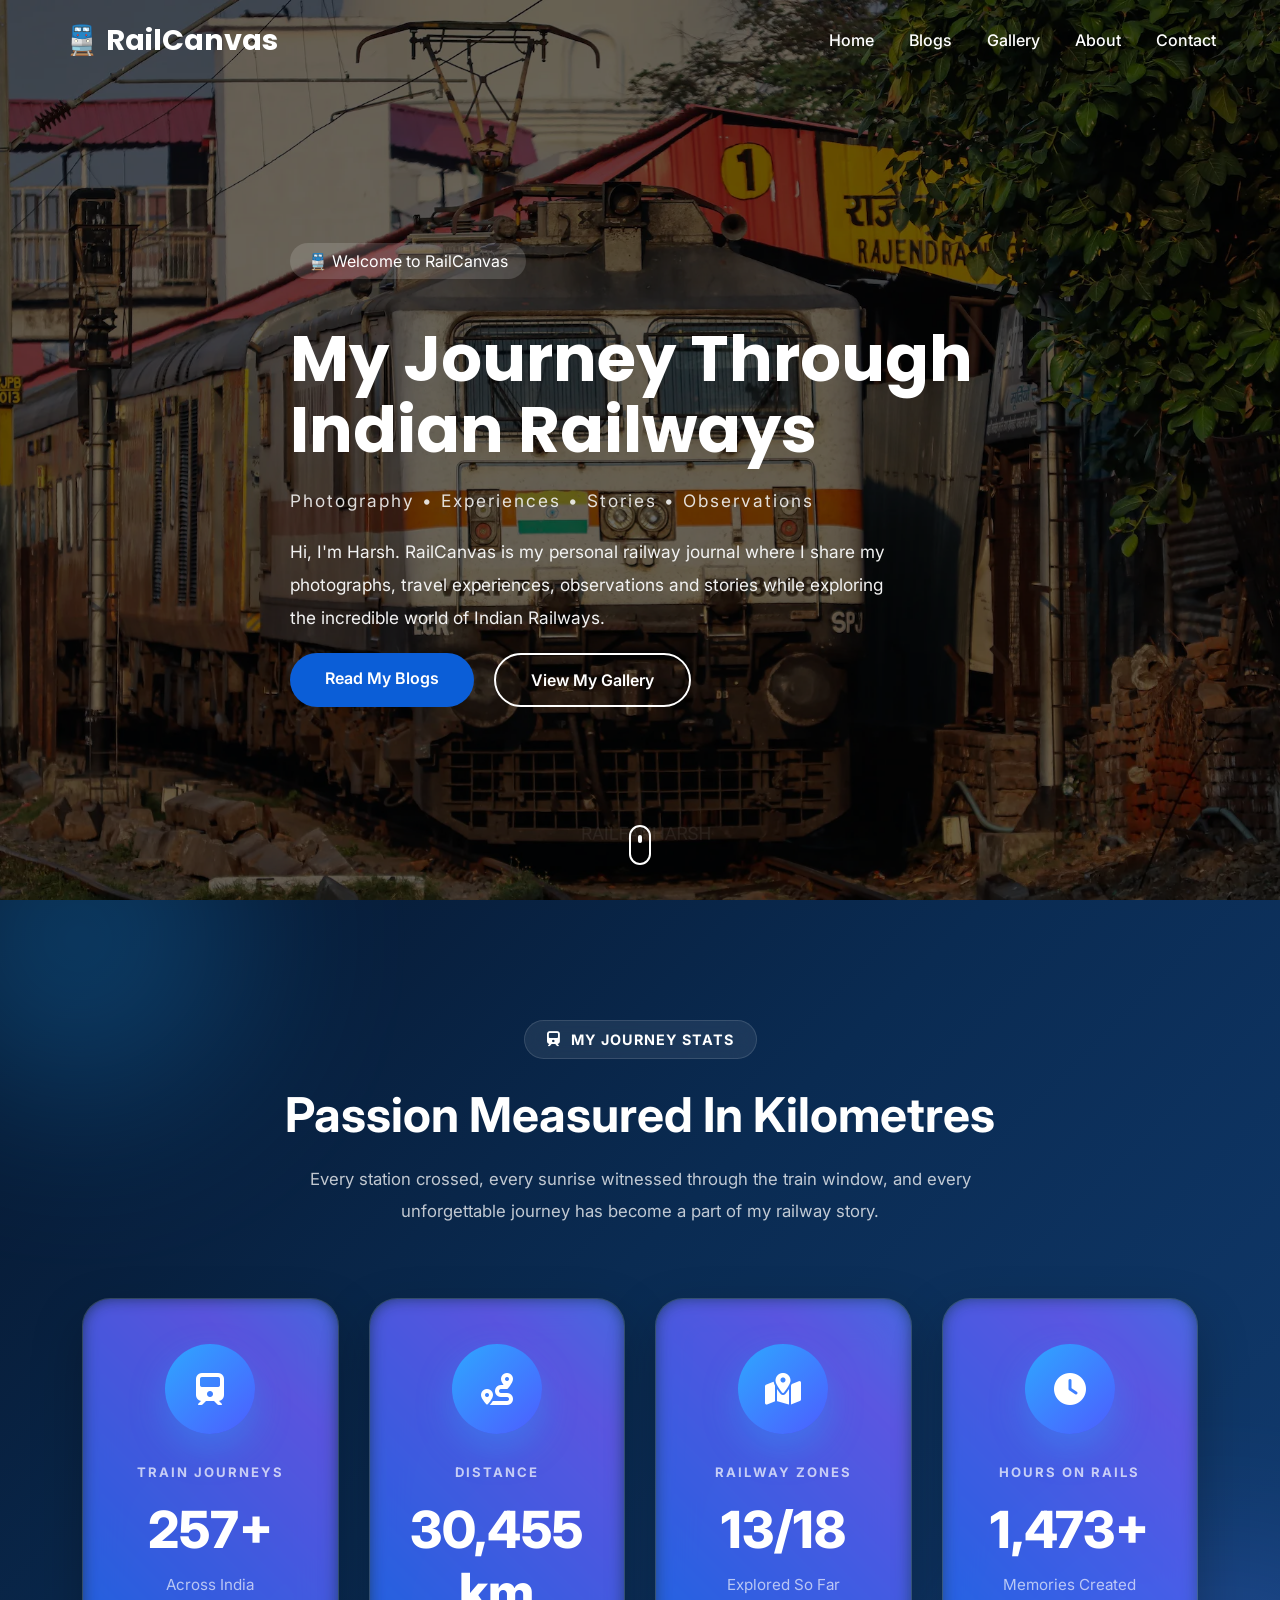
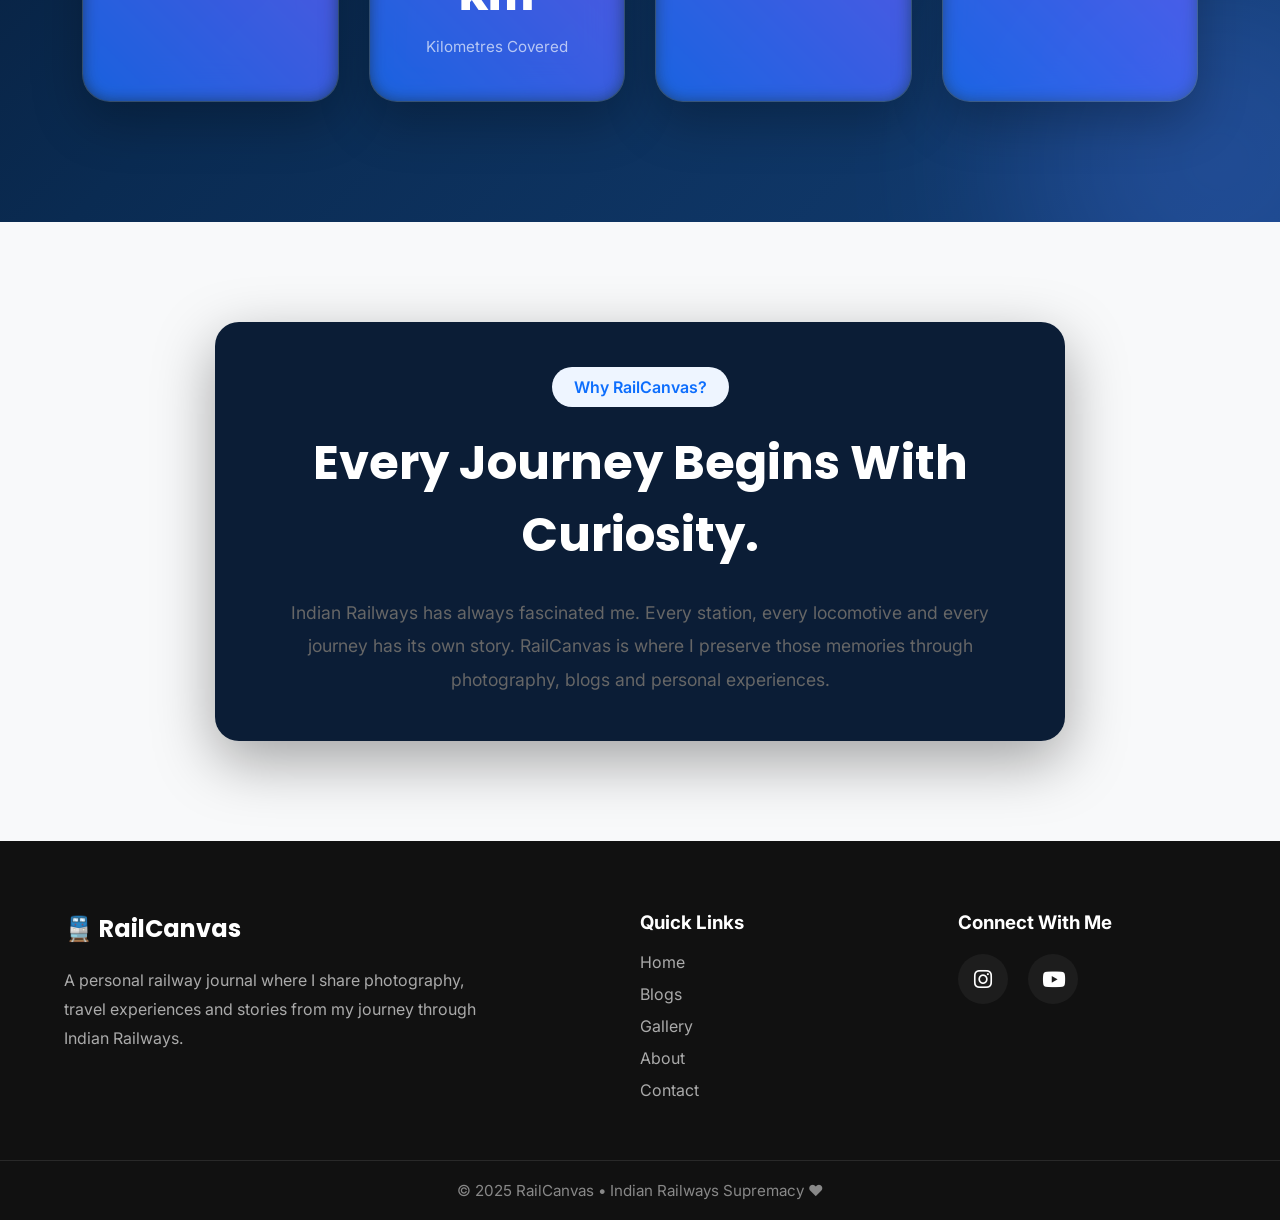
<file: index.html>
<!DOCTYPE html>
<html lang="en">

<head>

    <meta charset="UTF-8">

    <meta name="viewport"
          content="width=device-width, initial-scale=1.0">

    <title>
        RailCanvas | Harsh
    </title>

    <meta name="description"
      content="RailCanvas is a personal Indian Railways travel journal featuring train journey reports, railway photography, route guides, station observations and travel experiences across India.">

<meta name="keywords"
      content="Indian Railways, RailCanvas, Train Blog, Railway Photography, Journey Report, Rajdhani Express, Indian Trains, Railfan India">

<meta name="author"
      content="Harsh Raj">

<meta name="robots"
      content="index, follow">

<meta property="og:title"
      content="RailCanvas | Indian Railway Travel Journal">

<meta property="og:description"
      content="Journey reports, railway photography and stories from across Indian Railways.">

<meta property="og:image"
      content="assets/images/hero.jpg">

<meta property="og:type"
      content="website">

    <link rel="icon" type="image/png" href="assets/favicon/favicon.png">

    <link rel="stylesheet"
          href="assets/css/main.css">

    <!-- Google Fonts -->

    <link rel="preconnect"
          href="https://fonts.googleapis.com">

    <link rel="preconnect"
          href="https://fonts.gstatic.com"
          crossorigin>

    <link rel="stylesheet"
          href="https://cdnjs.cloudflare.com/ajax/libs/font-awesome/6.7.2/css/all.min.css">

    <link href="https://fonts.googleapis.com/css2?family=Inter:wght@400;500;600&family=Poppins:wght@600;700;800&display=swap"
          rel="stylesheet">

</head>

<body>

<header id="header">

    <nav class="container navbar">

        <a href="index.html" class="logo">
            🚆 RailCanvas
        </a>

        <div class="menu-toggle" id="menuToggle">
            <i class="fa-solid fa-bars"></i>
        </div>

        <ul class="nav-links">

            <li><a href="index.html">Home</a></li>

            <li><a href="blogs.html">Blogs</a></li>

            <li><a href="gallery.html">Gallery</a></li>

            <li><a href="about.html">About</a></li>

            <li><a href="contact.html">Contact</a></li>

        </ul>

    </nav>

</header>

<main>

<!-- ==========================
        HERO SECTION
=========================== -->

<section class="hero">

    <div class="overlay">

        <div class="container hero-content">

            <span class="hero-badge">

                🚆 Welcome to RailCanvas

            </span>

            <h1>

                My Journey Through Indian Railways

            </h1>

            <p class="hero-subtitle">

                Photography • Experiences • Stories • Observations

            </p>

            <p class="hero-description">

                Hi, I'm Harsh.

                RailCanvas is my personal railway journal where I share
                my photographs, travel experiences, observations and
                stories while exploring the incredible world of
                Indian Railways.

            </p>

            <div class="hero-buttons">

                <a href="blogs.html"
                   class="btn btn-primary">

                    Read My Blogs

                </a>

                <a href="gallery.html"
                   class="btn btn-secondary">

                    View My Gallery

                </a>

            </div>

            <div class="scroll-indicator">

                <span></span>

            </div>

        </div>

    </div>

</section>
<!-- ==========================
        RAILWAY STATISTICS
=========================== -->

<!-- ==========================
        MY RAILWAY JOURNEY
========================== -->

<section class="stats-section">

    <!-- Background Effects -->
    <div class="stats-bg-circle circle-1"></div>
    <div class="stats-bg-circle circle-2"></div>

    <div class="container">

        <div class="stats-heading">

            <span class="stats-badge">

                <i class="fa-solid fa-train"></i>

                MY JOURNEY STATS

            </span>

            <h2>

                Passion Measured In Kilometres

            </h2>

            <p>

                Every station crossed, every sunrise witnessed through the train window,
                and every unforgettable journey has become a part of my railway story.

            </p>

        </div>

        <div class="stats-grid">

            <!-- Card 1 -->

            <div class="stat-card">

                <div class="glass-border"></div>

                <div class="shine"></div>

                <div class="stat-icon">

                    <i class="fa-solid fa-train"></i>

                </div>

                <span class="stat-title">

                    TRAIN JOURNEYS

                </span>

                <h3 id="journeys">

                    0

                </h3>

                <small>

                    Across India

                </small>

            </div>

            <!-- Card 2 -->

            <div class="stat-card" id="journeyCard">

                <div class="glass-border"></div>

                <div class="shine"></div>

                <div class="stat-icon">

                    <i class="fa-solid fa-route"></i>

                </div>

                <span class="stat-title">

                    DISTANCE

                </span>

                <h3 id="distanceCovered">

                    0

                </h3>

                <small>

                    Kilometres Covered

                </small>

            </div>

            <!-- Card 3 -->

            <div class="stat-card" id="zonesCard">

                <div class="glass-border"></div>

                <div class="shine"></div>

                <div class="stat-icon">

                    <i class="fa-solid fa-map-location-dot"></i>

                </div>

                <span class="stat-title">

                    RAILWAY ZONES

                </span>

                <h3 id="zonesCovered">

                    0

                </h3>

                <small>

                    Explored So Far

                </small>

            </div>

            <!-- Card 4 -->

            <div class="stat-card">

                <div class="glass-border"></div>

                <div class="shine"></div>

                <div class="stat-icon">

                    <i class="fa-solid fa-clock"></i>

                </div>

                <span class="stat-title">

                    HOURS ON RAILS

                </span>

                <h3 id="travelTime">

                    0

                </h3>

                <small>

                    Memories Created

                </small>

            </div>

        </div>

    </div>

</section>

<!-- ==========================
        WHY RailCanvas
=========================== -->

<section class="journey">

    <div class="container journey-content">

        <span class="section-tag">

            Why RailCanvas?

        </span>

        <h2>

            Every Journey Begins With Curiosity.

        </h2>

        <p>

            Indian Railways has always fascinated me. Every station,
            every locomotive and every journey has its own story.

            RailCanvas is where I preserve those memories through
            photography, blogs and personal experiences.

        </p>

    </div>

</section>

</main>
<!-- =====================================================
                JOURNEY RECORDS MODAL
===================================================== -->

<div class="journey-modal" id="journeyModal">

    <div class="journey-overlay"></div>

    <div class="journey-content">

        <button class="close-journey" id="closeJourney">

            <i class="fa-solid fa-xmark"></i>

        </button>

        <div class="journey-header">

            <span class="journey-badge">

                <i class="fa-solid fa-ticket"></i>

                JOURNEY RECORDS

            </span>

            <h2>

                My Railway Milestones

            </h2>

            <p>

                A collection of my most memorable train journeys across
                the Indian Railways network.

            </p>

        </div>

        <!-- JavaScript will generate the tickets here -->

        <div id="journeyTickets" class="journey-grid"></div>

        <div class="journey-footer">

            <i class="fa-solid fa-train"></i>

            Every Journey Has A Story.

        </div>

    </div>

</div>
<!-- ======================================
        RAILWAY ZONES MODAL
======================================= -->

<div class="zones-modal" id="zonesModal">

    <div class="zones-overlay"></div>

    <div class="zones-content">

        <button class="close-modal" id="closeZones">

            <i class="fa-solid fa-xmark"></i>

        </button>

        <h2>

            🗺️ Indian Railways Zones

        </h2>

        <p>

            Progress of my railway exploration across India.

        </p>

        <div class="progress-box">

            <div class="progress-text">

                <span>Zones Covered</span>

                <span id="zoneProgressText">

                    16 / 18

                </span>

            </div>

            <div class="progress-bar">

                <div class="progress-fill"></div>

            </div>

        </div>

        <div class="zones-wrapper">

            <div class="covered-zones">

                <h3>

                    ✅ Covered

                </h3>

                <div class="zone-list">

                    <span>Northern Railway</span>
                    <span>North Central Railway</span>
                    <span>North Eastern Railway</span>
                    <span>North Western Railway</span>
                    <span>North East Frontier Railway</span>
                    <span>Eastern Railway</span>
                    <span>East Central Railway</span>
                    <span>East Coast Railway</span>
                    <span>South Eastern Railway</span>
                    <span>South Central Railway</span>
                    <span>Southern Railway</span>
                    <span>South Western Railway</span>
                    <span>Central Railway</span>
                    <span>Konkan Railway</span>
                    <span>Western Railway</span>
                    <span>West Central Railway</span>

                </div>

            </div>

            <div class="remaining-zones">

                <h3>

                    🚧 Remaining

                </h3>

                <div class="zone-list">

                    <span>South East Central Railway</span>
                    <span>South Coast Railway</span>

                </div>

            </div>

        </div>

    </div>

</div>

<!-- ==========================
            FOOTER
=========================== -->

<footer>

    <div class="container footer-container">

        <div class="footer-about">

            <h2>

                🚆 RailCanvas

            </h2>

            <p>

                A personal railway journal where I share photography,
                travel experiences and stories from my journey through
                Indian Railways.

            </p>

        </div>

        <div class="footer-links">

            <h3>

                Quick Links

            </h3>

            <ul>

                <li><a href="index.html">Home</a></li>

                <li><a href="blogs.html">Blogs</a></li>

                <li><a href="gallery.html">Gallery</a></li>

                <li><a href="about.html">About</a></li>

                <li><a href="contact.html">Contact</a></li>

            </ul>

        </div>

        <div class="footer-connect">

            <h3>

                Connect With Me

            </h3>

            <div class="social-icons">

                <a href="https://instagram.com/railfanharsh"
                   target="_blank"
                   aria-label="Instagram">

                    <i class="fa-brands fa-instagram"></i>

                </a>

                <a href="https://youtube.com/RFHARSH"
                   target="_blank"
                   aria-label="YouTube">

                    <i class="fa-brands fa-youtube"></i>

                </a>

            </div>

        </div>

    </div>

    <div class="footer-bottom">

        © 2025 RailCanvas • Indian Railways Supremacy ❤️

    </div>
    </footer>

<!-- ==========================
        JAVASCRIPT FILES
=========================== -->

<script src="assets/js/stats.js"></script>
<script src="assets/js/journey-modal.js"></script>
<script src="assets/js/zones-modal.js"></script>
<script src="assets/js/main.js"></script>
</body>

</html>
</file>
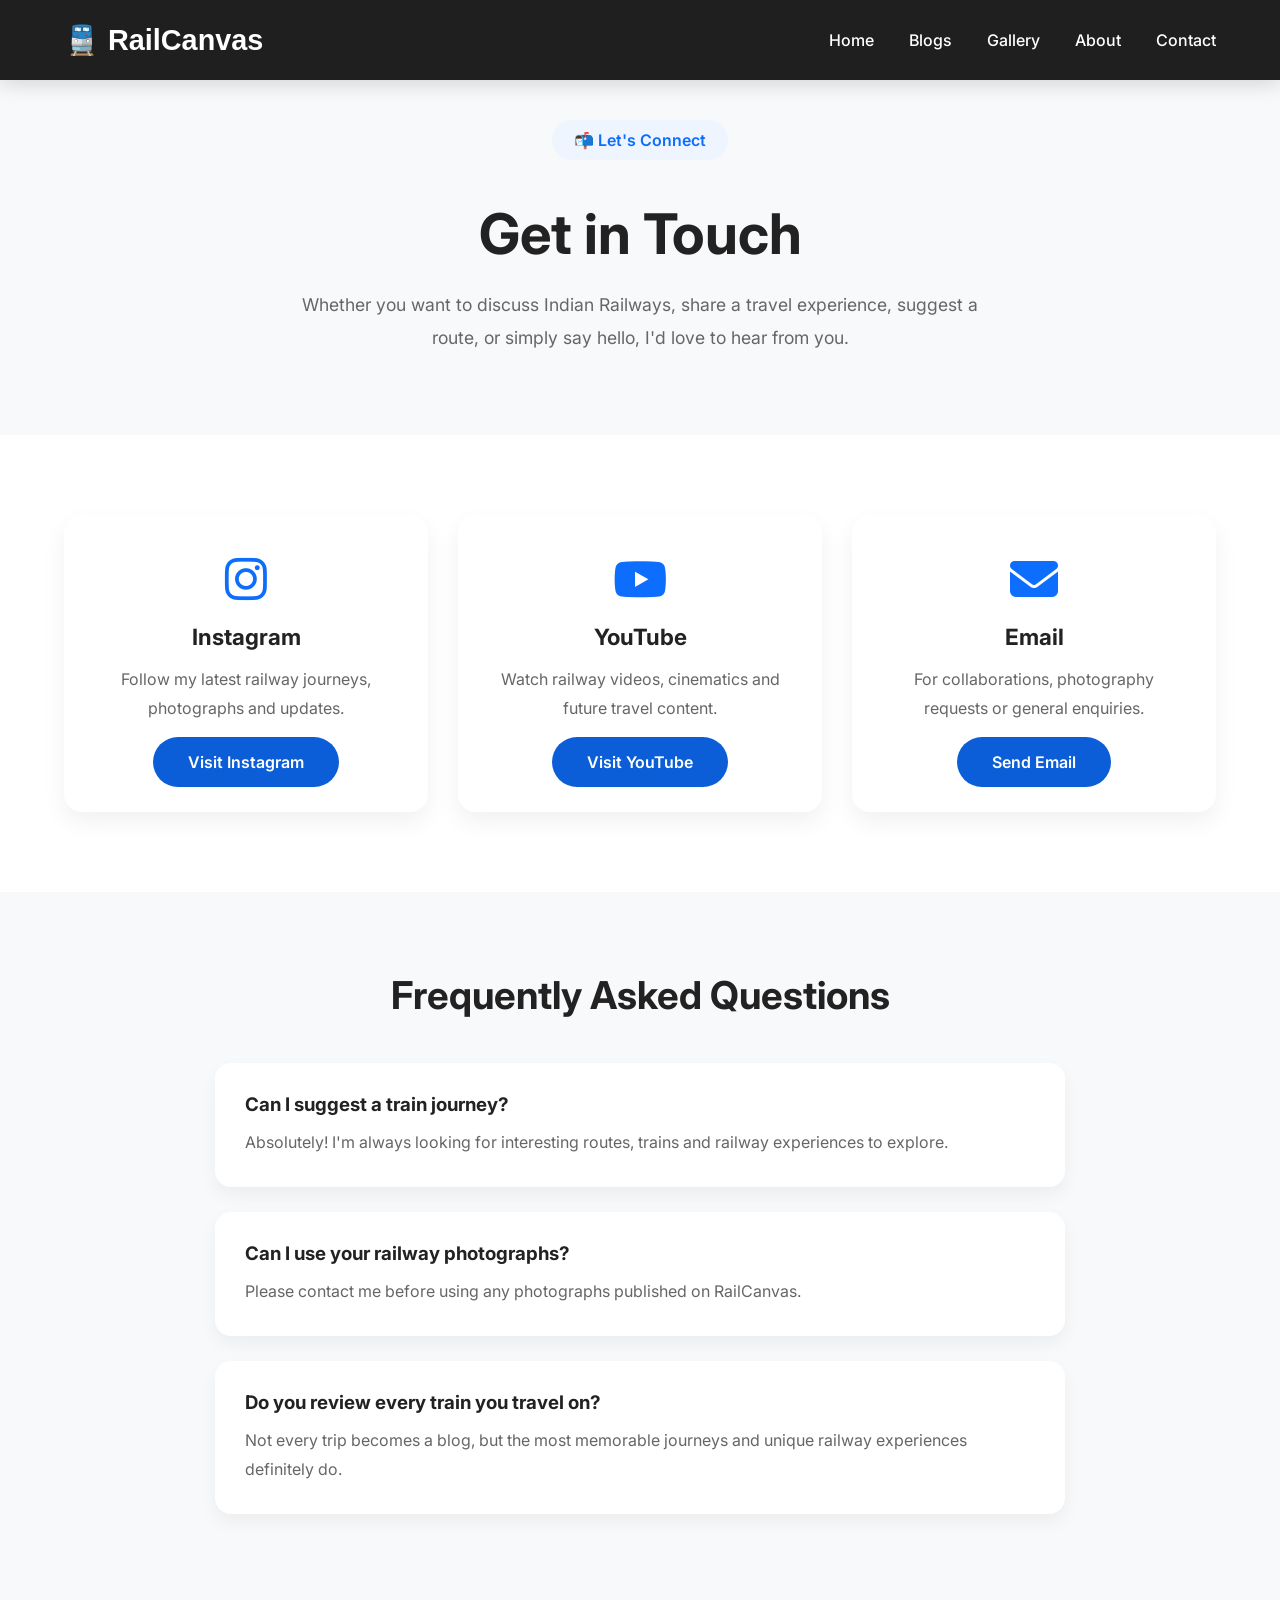
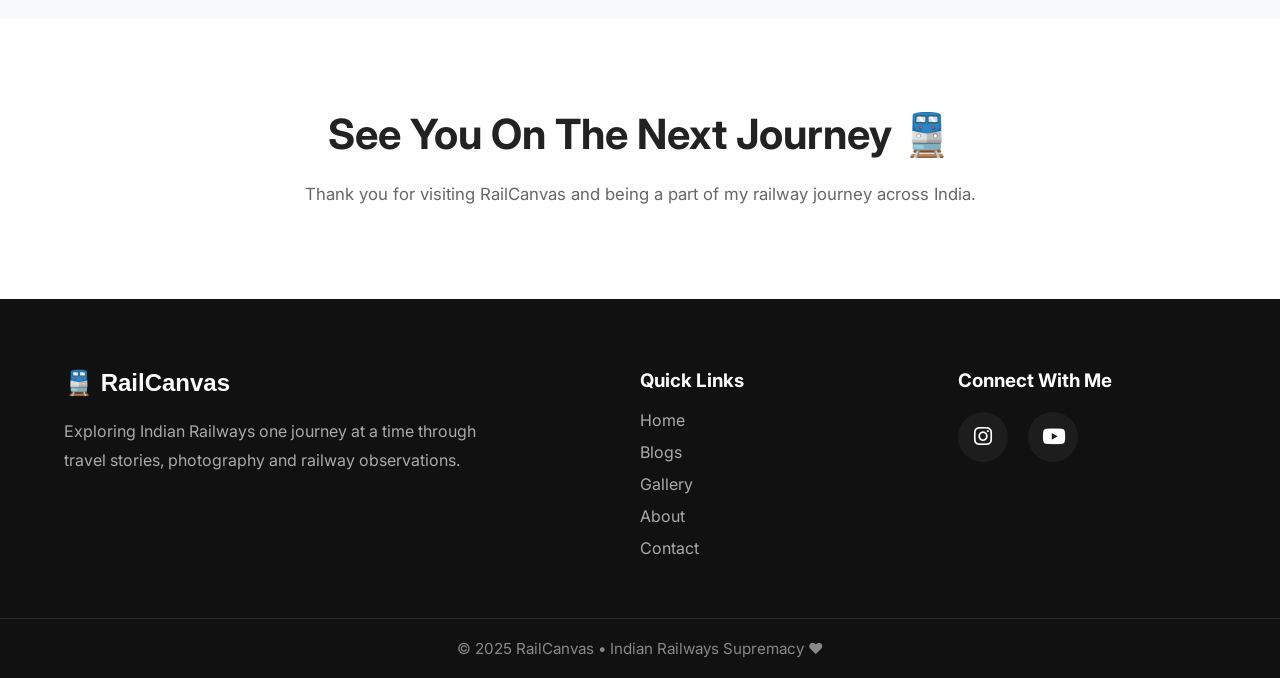
<file: contact.html>
<!DOCTYPE html>
<html lang="en">

<head>

    <meta charset="UTF-8">

    <meta name="viewport"
          content="width=device-width, initial-scale=1.0">

    <title>Contact | RailCanvas</title>

    <meta name="description" content="Get in touch with Harsh Raj regarding RailCanvas, railway photography, travel stories and collaborations.">

<meta name="keywords" content="Contact RailCanvas, Harsh Raj, Railway Blog Contact">

<meta name="author" content="Harsh Raj">

    <link rel="icon" type="image/png" href="../assets/favicon/favicon.png">

    <link rel="stylesheet"
          href="assets/css/main.css">

    <link rel="preconnect"
          href="https://fonts.googleapis.com">

    <link rel="preconnect"
          href="https://fonts.gstatic.com"
          crossorigin>

    <link href="https://fonts.googleapis.com/css2?family=Inter:wght@400;500;600;700;800&display=swap"
          rel="stylesheet">

    <link rel="stylesheet"
          href="https://cdnjs.cloudflare.com/ajax/libs/font-awesome/6.7.2/css/all.min.css">

</head>

<body class="solid-header">

<header id="header">

    <nav class="container navbar">

        <a href="index.html" class="logo">
            🚆 RailCanvas
        </a>

        <div class="menu-toggle" id="menuToggle">
            <i class="fa-solid fa-bars"></i>
        </div>

        <ul class="nav-links">

            <li><a href="index.html">Home</a></li>

            <li><a href="blogs.html">Blogs</a></li>

            <li><a href="gallery.html">Gallery</a></li>

            <li><a href="about.html">About</a></li>

            <li><a href="contact.html">Contact</a></li>

        </ul>

    </nav>

</header>

<main>

<!-- ==========================================
                CONTACT HERO
========================================== -->

<section class="contact-hero">

    <div class="container">

        <span class="section-tag">

            📬 Let's Connect

        </span>

        <h1>

            Get in Touch

        </h1>

        <p>

            Whether you want to discuss Indian Railways, share a travel
            experience, suggest a route, or simply say hello, I'd love
            to hear from you.

        </p>

    </div>

</section>

<!-- ==========================================
            CONTACT CARDS
========================================== -->

<section class="contact-section">

    <div class="container">

        <div class="contact-grid">

            <div class="contact-card">

                <i class="fa-brands fa-instagram"></i>

                <h3>

                    Instagram

                </h3>

                <p>

                    Follow my latest railway journeys,
                    photographs and updates.

                </p>

                <a href="https://instagram.com/railfanharsh"
                   target="_blank"
                   class="btn btn-primary">

                    Visit Instagram

                </a>

            </div>

            <div class="contact-card">

                <i class="fa-brands fa-youtube"></i>

                <h3>

                    YouTube

                </h3>

                <p>

                    Watch railway videos,
                    cinematics and future travel content.

                </p>

                <a href="https://youtube.com/RFHARSH"
                   target="_blank"
                   class="btn btn-primary">

                    Visit YouTube

                </a>

            </div>

            <div class="contact-card">

                <i class="fa-solid fa-envelope"></i>

                <h3>

                    Email

                </h3>

                <p>

                    For collaborations,
                    photography requests or general enquiries.

                </p>

                <a href="mailto:harshr3321@gmail.com"
                   class="btn btn-primary">

                    Send Email

                </a>

            </div>

        </div>

    </div>

</section>

<!-- ==========================================
                    FAQ
========================================== -->

<section class="contact-faq">

    <div class="container">

        <h2>

            Frequently Asked Questions

        </h2>

        <div class="faq-box">

            <h3>

                Can I suggest a train journey?

            </h3>

            <p>

                Absolutely! I'm always looking for interesting routes,
                trains and railway experiences to explore.

            </p>

        </div>

        <div class="faq-box">

            <h3>

                Can I use your railway photographs?

            </h3>

            <p>

                Please contact me before using any photographs
                published on RailCanvas.

            </p>

        </div>

        <div class="faq-box">

            <h3>

                Do you review every train you travel on?

            </h3>

            <p>

                Not every trip becomes a blog, but the most memorable
                journeys and unique railway experiences definitely do.

            </p>

        </div>

    </div>

</section>

<!-- ==========================================
                END MESSAGE
========================================== -->

<section class="contact-end">

    <div class="container">

        <h2>

            See You On The Next Journey 🚆

        </h2>

        <p>

            Thank you for visiting RailCanvas and being a part of my
            railway journey across India.

        </p>

    </div>

</section>

</main>

<footer>

    <div class="container footer-container">

        <div class="footer-about">

            <h2>🚆 RailCanvas</h2>

            <p>

                Exploring Indian Railways one journey at a time through
                travel stories, photography and railway observations.

            </p>

        </div>

        <div class="footer-links">

            <h3>

                Quick Links

            </h3>

            <ul>

                <li><a href="index.html">Home</a></li>

                <li><a href="blogs.html">Blogs</a></li>

                <li><a href="gallery.html">Gallery</a></li>

                <li><a href="about.html">About</a></li>

                <li><a href="contact.html">Contact</a></li>

            </ul>

        </div>

        <div class="footer-connect">

            <h3>

                Connect With Me

            </h3>

            <div class="social-icons">

                <a href="https://instagram.com/railfanharsh"
                   target="_blank">

                    <i class="fa-brands fa-instagram"></i>

                </a>

                <a href="https://youtube.com/RFHARSH"
                   target="_blank">

                    <i class="fa-brands fa-youtube"></i>

                </a>

            </div>

        </div>

    </div>

    <div class="footer-bottom">

        © 2025 RailCanvas • Indian Railways Supremacy ❤️

    </div>

</footer>

<script src="assets/js/main.js"></script>

</body>

</html>
</file>
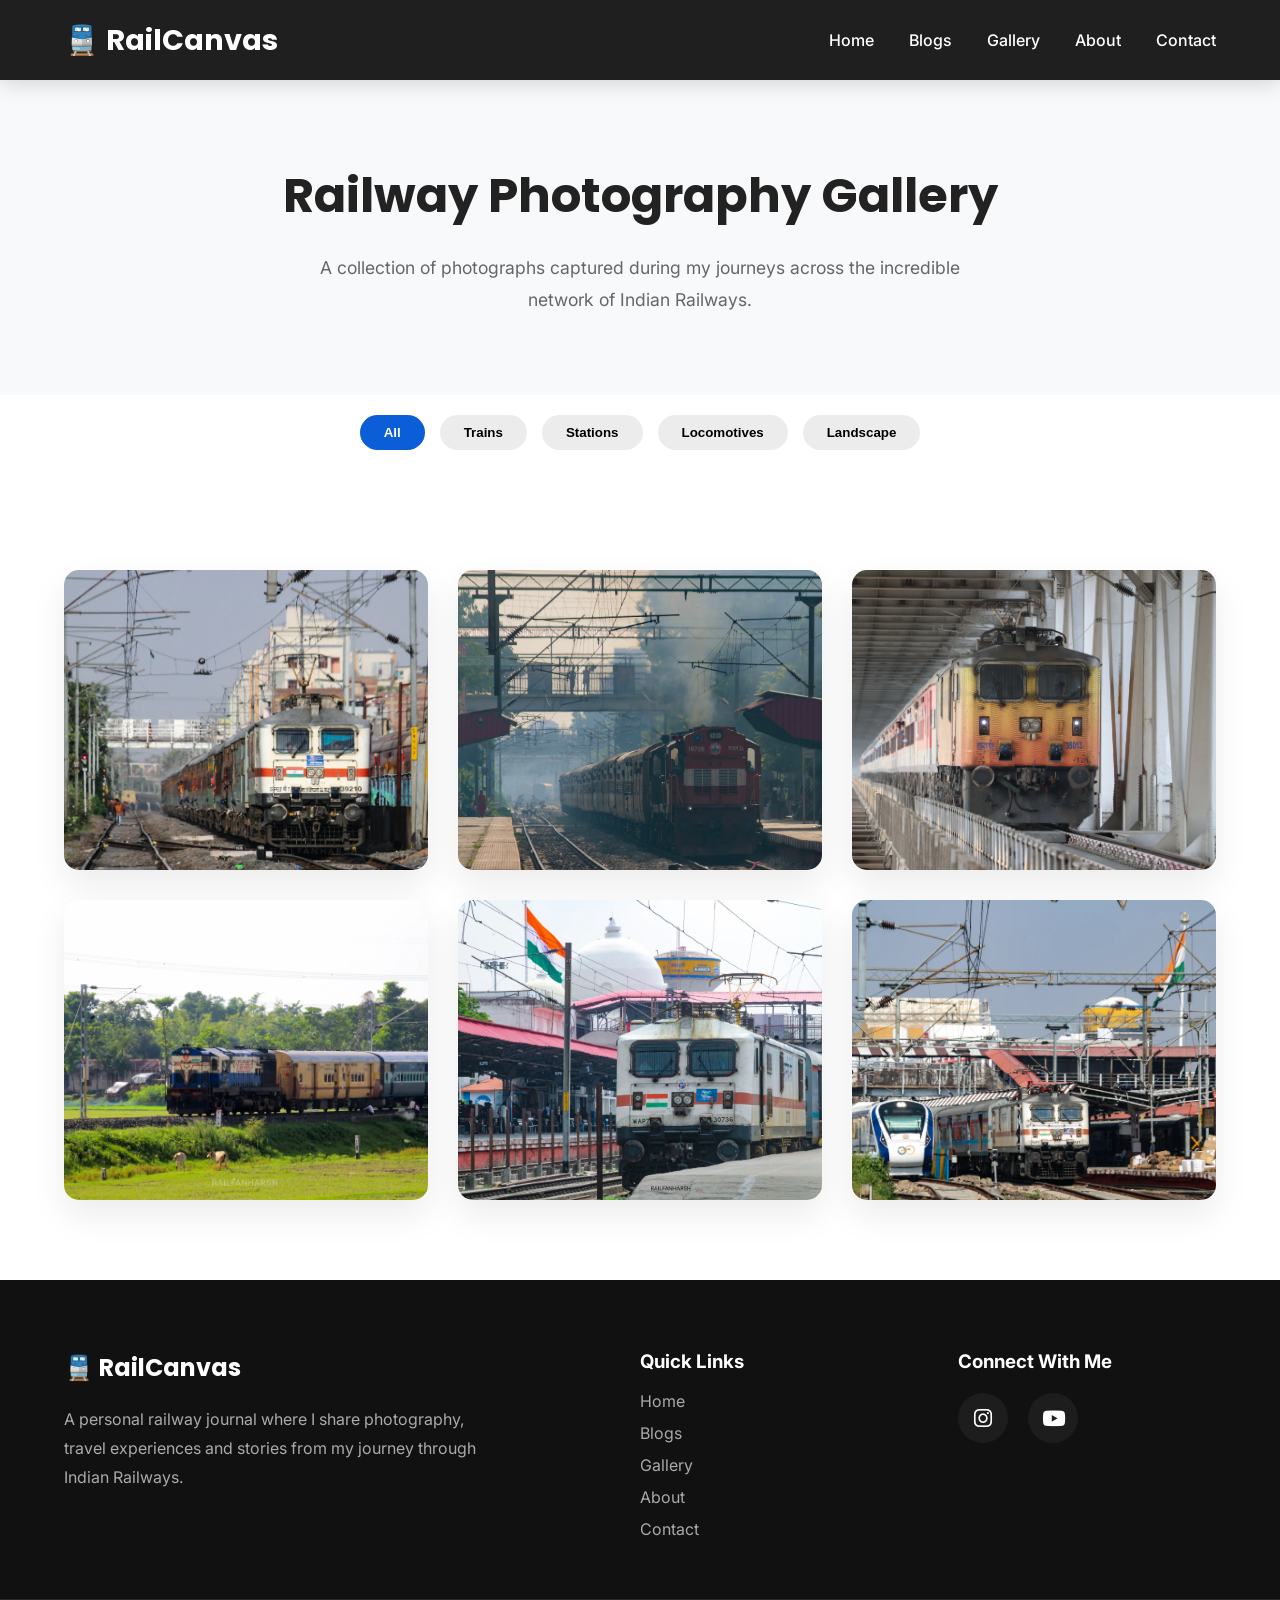
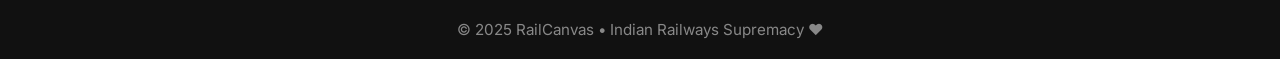
<file: gallery.html>
<!DOCTYPE html>
<html lang="en">

<head>

    <meta charset="UTF-8">
    <meta name="viewport" content="width=device-width, initial-scale=1.0">

    <title>Gallery | RailCanvas</title>

    <meta name="description" content="Explore my collection of Indian Railway photographs featuring trains, locomotives, stations, landscapes and memorable moments from journeys across India.">

<meta name="keywords" content="Railway Photography, Indian Railways Photos, Train Photography, RailCanvas">

<meta name="author" content="Harsh Raj">

    <link rel="icon" type="image/png" href="../assets/favicon/favicon.png">

    <!-- Google Fonts -->
    <link rel="preconnect" href="https://fonts.googleapis.com">
    <link rel="preconnect" href="https://fonts.gstatic.com" crossorigin>

    <link href="https://fonts.googleapis.com/css2?family=Inter:wght@400;500;600&family=Poppins:wght@600;700;800&display=swap" rel="stylesheet">

    <!-- Font Awesome -->
    <link rel="stylesheet"
    href="https://cdnjs.cloudflare.com/ajax/libs/font-awesome/6.7.2/css/all.min.css">

    <!-- Main CSS -->
    <link rel="stylesheet" href="assets/css/main.css">

</head>

<body class="solid-header">

<header id="header">

    <nav class="container navbar">

        <a href="index.html" class="logo">
            🚆 RailCanvas
        </a>

        <div class="menu-toggle" id="menuToggle">
            <i class="fa-solid fa-bars"></i>
        </div>

        <ul class="nav-links">

            <li><a href="index.html">Home</a></li>

            <li><a href="blogs.html">Blogs</a></li>

            <li><a href="gallery.html">Gallery</a></li>

            <li><a href="about.html">About</a></li>

            <li><a href="contact.html">Contact</a></li>

        </ul>

    </nav>

</header>

<main>

    <!-- Page Hero -->

    <section class="gallery-hero">

        <div class="container">

            <h1>Railway Photography Gallery</h1>

            <p>
                A collection of photographs captured during my journeys
                across the incredible network of Indian Railways.
            </p>

        </div>

    </section>

    <section class="gallery-filter">

    <div class="container">

        <button class="filter-btn active" data-filter="all">All</button>

        <button class="filter-btn" data-filter="train">Trains</button>

        <button class="filter-btn" data-filter="station">Stations</button>

        <button class="filter-btn" data-filter="loco">Locomotives</button>

        <button class="filter-btn" data-filter="landscape">Landscape</button>

    </div>

</section>
    <!-- Gallery -->

    <section class="gallery-section">

        <div class="container gallery-grid">

            <div class="photo-card" data-category="train">
                <img src="assets/images/gallery/photo1.webp" alt="">
            </div>

            <div class="photo-card" data-category="train">
                <img src="assets/images/gallery/photo2.webp" alt="">
            </div>

            <div class="photo-card" data-category="train">
                <img src="assets/images/gallery/photo3.webp" alt="">
            </div>

            <div class="photo-card" data-category="train">
                <img src="assets/images/gallery/photo4.webp" alt="">
            </div>

            <div class="photo-card" data-category="station">
                <img src="assets/images/gallery/photo5.webp" alt="">
            </div>

            <div class="photo-card" data-category="loco">
                <img src="assets/images/gallery/photo6.webp" alt="">
            </div>

        </div>

    </section>

</main>

<footer>

    <div class="container footer-container">

        <div class="footer-about">

            <h2>🚆 RailCanvas</h2>

            <p>
                A personal railway journal where I share photography,
                travel experiences and stories from my journey through
                Indian Railways.
            </p>

        </div>

        <div class="footer-links">

            <h3>Quick Links</h3>

            <ul>

                <li><a href="index.html">Home</a></li>
                <li><a href="blogs.html">Blogs</a></li>
                <li><a href="gallery.html">Gallery</a></li>
                <li><a href="about.html">About</a></li>
                <li><a href="contact.html">Contact</a></li>

            </ul>

        </div>

        <div class="footer-connect">

    <h3>Connect With Me</h3>

    <div class="social-icons">

        <a href="https://instagram.com/railfanharsh"
           target="_blank"
           aria-label="Instagram">

            <i class="fa-brands fa-instagram"></i>

        </a>

        <a href="https://youtube.com/RFHARSH"
           target="_blank"
           aria-label="YouTube">

            <i class="fa-brands fa-youtube"></i>

        </a>

    </div>

</div>

    </div>

    <div class="footer-bottom">

        © 2025 RailCanvas • Indian Railways  Supremacy ❤️

    </div>

</footer>

<script src="assets/js/main.js"></script>

</body>

</html>
</file>
<file: assets/css/main.css>
@import url("base/reset.css");
@import url("base/variables.css");
@import url("base/layout.css"); 
@import url("components/navbar.css"); 
@import url("components/buttons.css"); 
@import url("components/footer.css"); 
@import url("components/animations.css"); 
@import url("pages/index.css"); 
@import url("pages/gallery.css"); 
@import url("pages/blogs.css"); 
@import url("pages/about.css"); 
@import url("pages/contact.css"); 
@import url("pages/gallery.css"); 
@import url("components/stats.css"); 
@import url("components/zones-modal.css"); 
@import url("components/journey-modal.css"); 
@import url("pages/blog-post.css"); 
@import url("pages/about.css"); 
@import url("pages/contact.css");
@import url("pages/rating.css");
</file>
